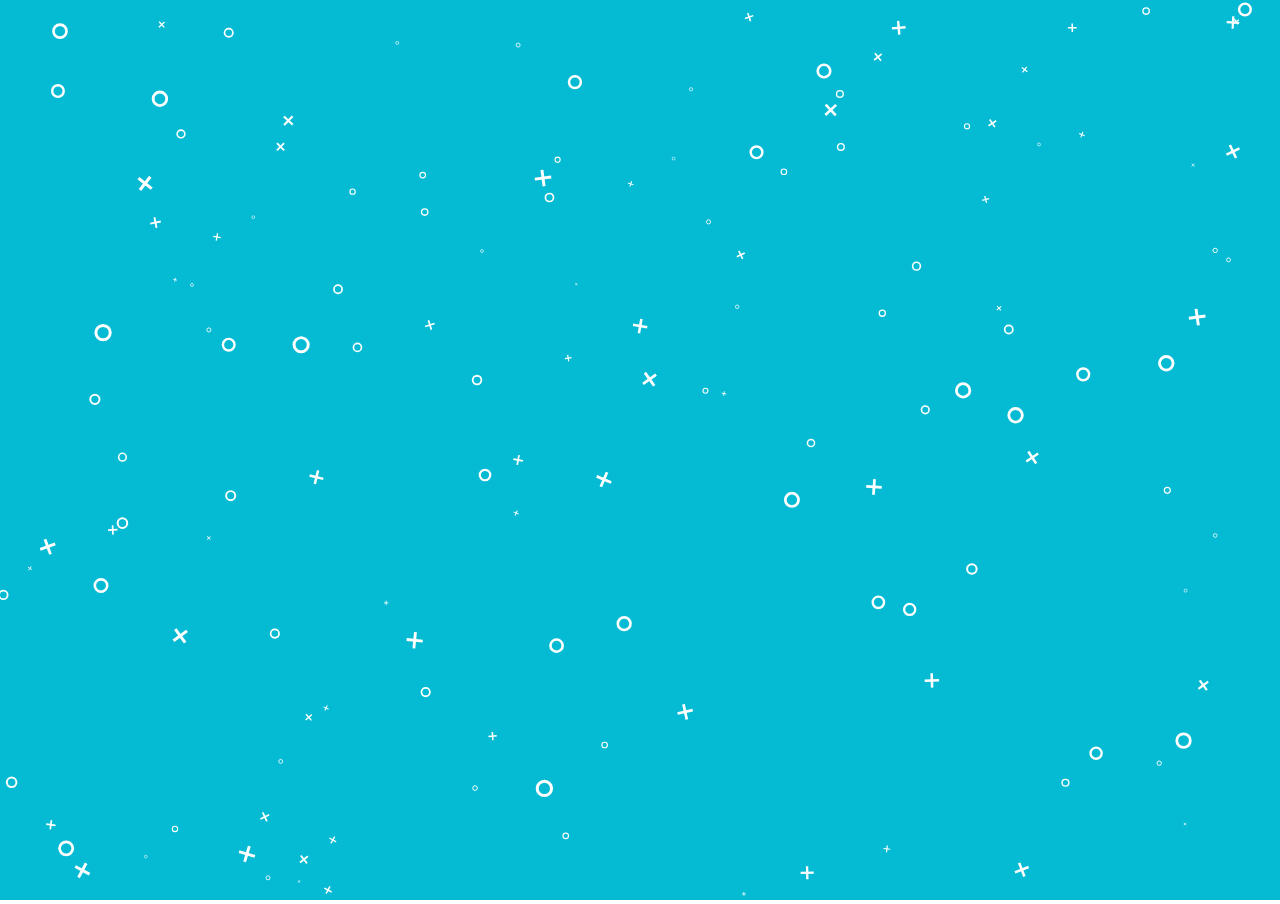
<file: canvas-wave/index.html>
<!DOCTYPE html>
<html>

<head>
    <meta charset="utf-8" />
    <meta http-equiv="X-UA-Compatible" content="IE=edge">
    <title>canvas wave</title>
    <meta name="viewport" content="width=device-width, initial-scale=1">
    <style>
        html,body {
            margin: 0;
            padding: 0;
            width: 100%;
            height: 100%;
            overflow: hidden;
        }
        #canvas {
            width: 100%;
            height: 100%;
            background: #04BBD3;
        }
    </style>
</head>

<body>
    <canvas id="canvas"></canvas>

    <script src="./index.js"></script>
</body>

</html>
</file>
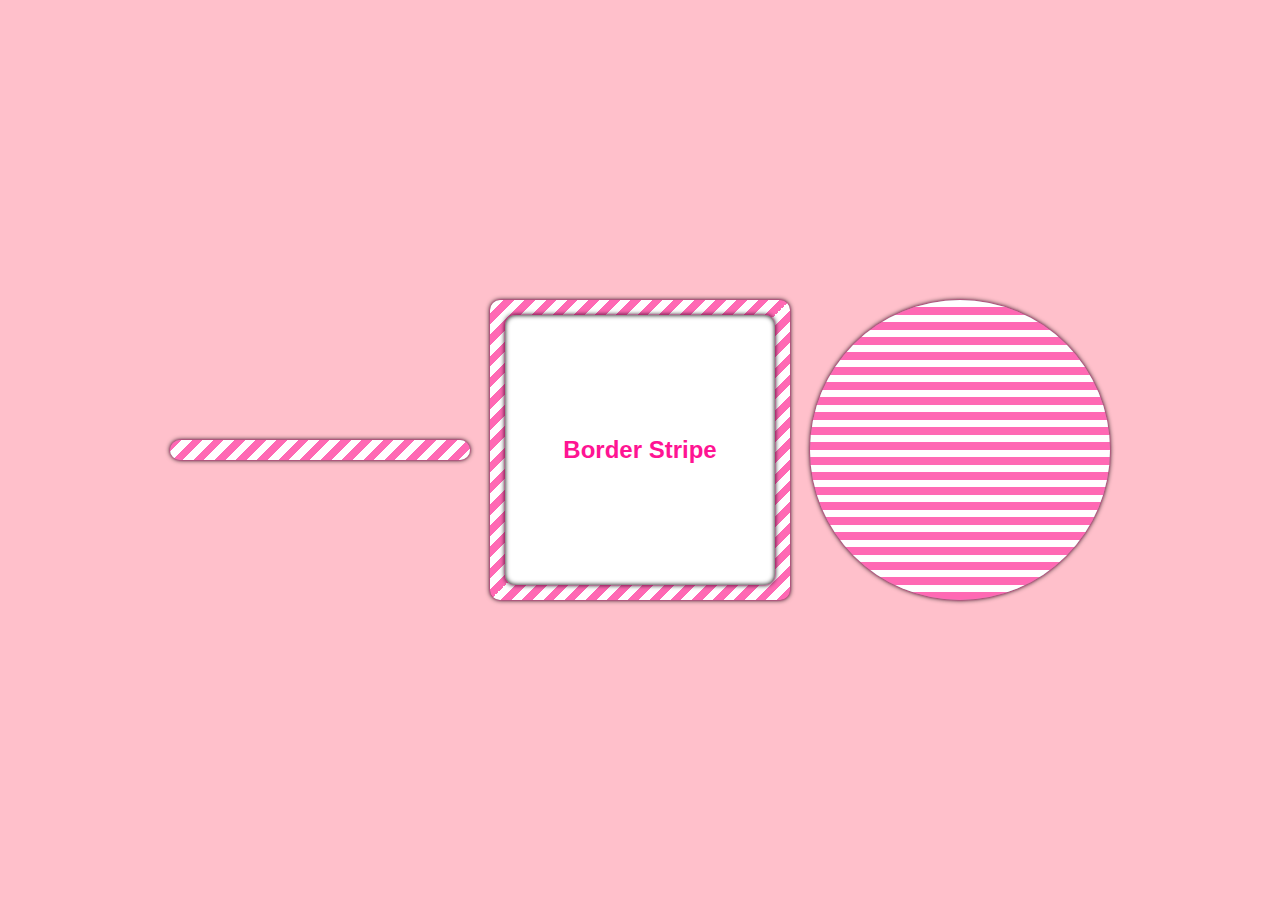
<file: css-border-stripe/index.html>
<!DOCTYPE html>
<html>

<head>
    <meta charset="utf-8" />
    <meta http-equiv="X-UA-Compatible" content="IE=edge">
    <title>Border Stripe</title>
    <meta name="viewport" content="width=device-width, initial-scale=1">
    <link rel="stylesheet" href="./main.css" />
</head>

<body>
    <div class="progress"></div>

    <div class="box">
        <div class="content">
            <h2>Border Stripe</h2>
        </div>
    </div>

    <div class="ball"></div>
</body>

</html>
</file>
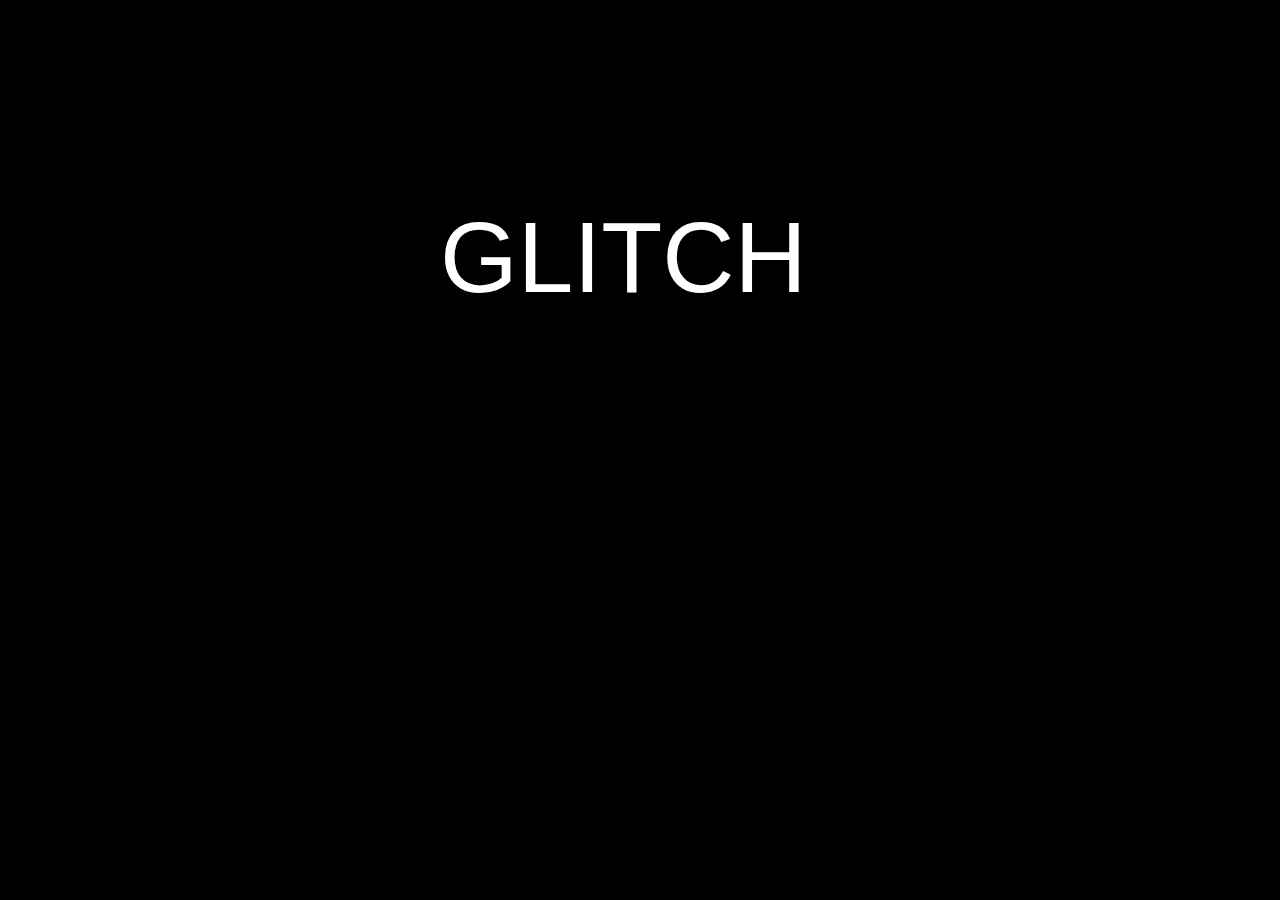
<file: css-glitched-text/index.html>
<!DOCTYPE html>
<html lang="en">

<head>
    <meta charset="UTF-8">
    <meta name="viewport" content="width=device-width, initial-scale=1.0">
    <meta http-equiv="X-UA-Compatible" content="ie=edge">
    <title>CSS GLITCH TEXT</title>
    <link rel="stylesheet" href="./index.css">
</head>

<body>
    <div class="glitch" data-text="GLITCH">GLITCH</div>
</body>

</html>
</file>
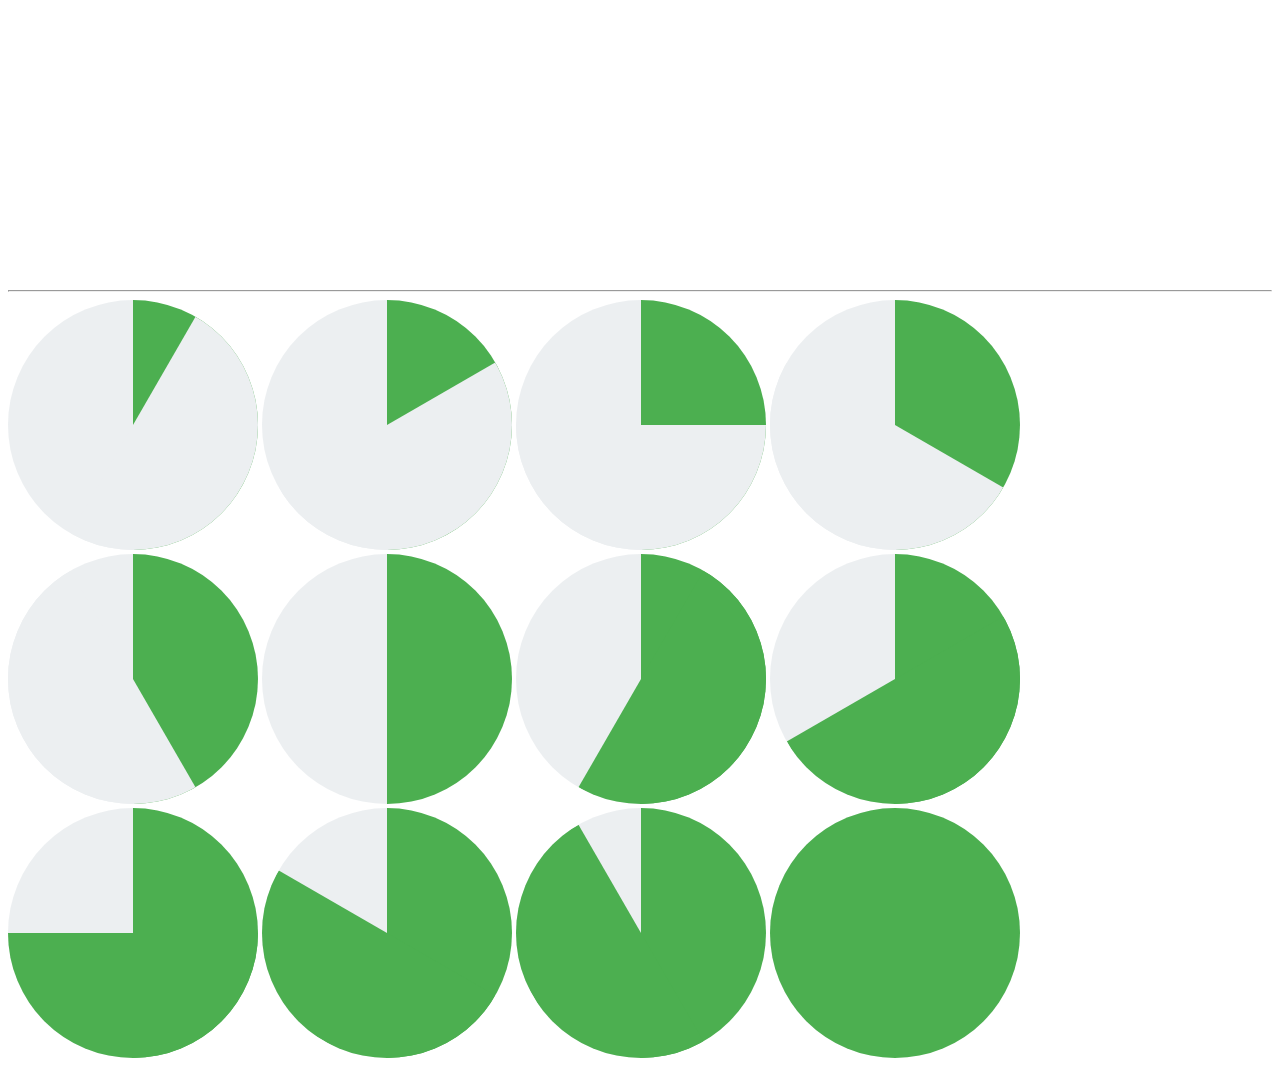
<file: css-pie/index.html>
<!DOCTYPE html>
<html>

<head>
    <meta charset="utf-8" />
    <meta http-equiv="X-UA-Compatible" content="IE=edge">
    <title>CSS Pie</title>
    <meta name="viewport" content="width=device-width, initial-scale=1">
    <link rel="stylesheet" type="text/css" media="screen" href="./index.css" />
</head>

<body>
    <div class="box">
        <i class="pie"></i>
    </div>

    <div class="box box2">
        <i class="pie"></i>
    </div>

    <div class="box box3">
        <i class="pie"></i>
    </div>

    <hr />

    <div class='bullet -p1'></div>
    <div class='bullet -p2'></div>
    <div class='bullet -p3'></div>
    <div class='bullet -p4'></div>
    <div class='bullet -p5'></div>
    <div class='bullet -p6'></div>
    <div class='bullet -p7'></div>
    <div class='bullet -p8'></div>
    <div class='bullet -p9'></div>
    <div class='bullet -p10'></div>
    <div class='bullet -p11'></div>
    <div class='bullet -p12'></div>
</body>

</html>
</file>
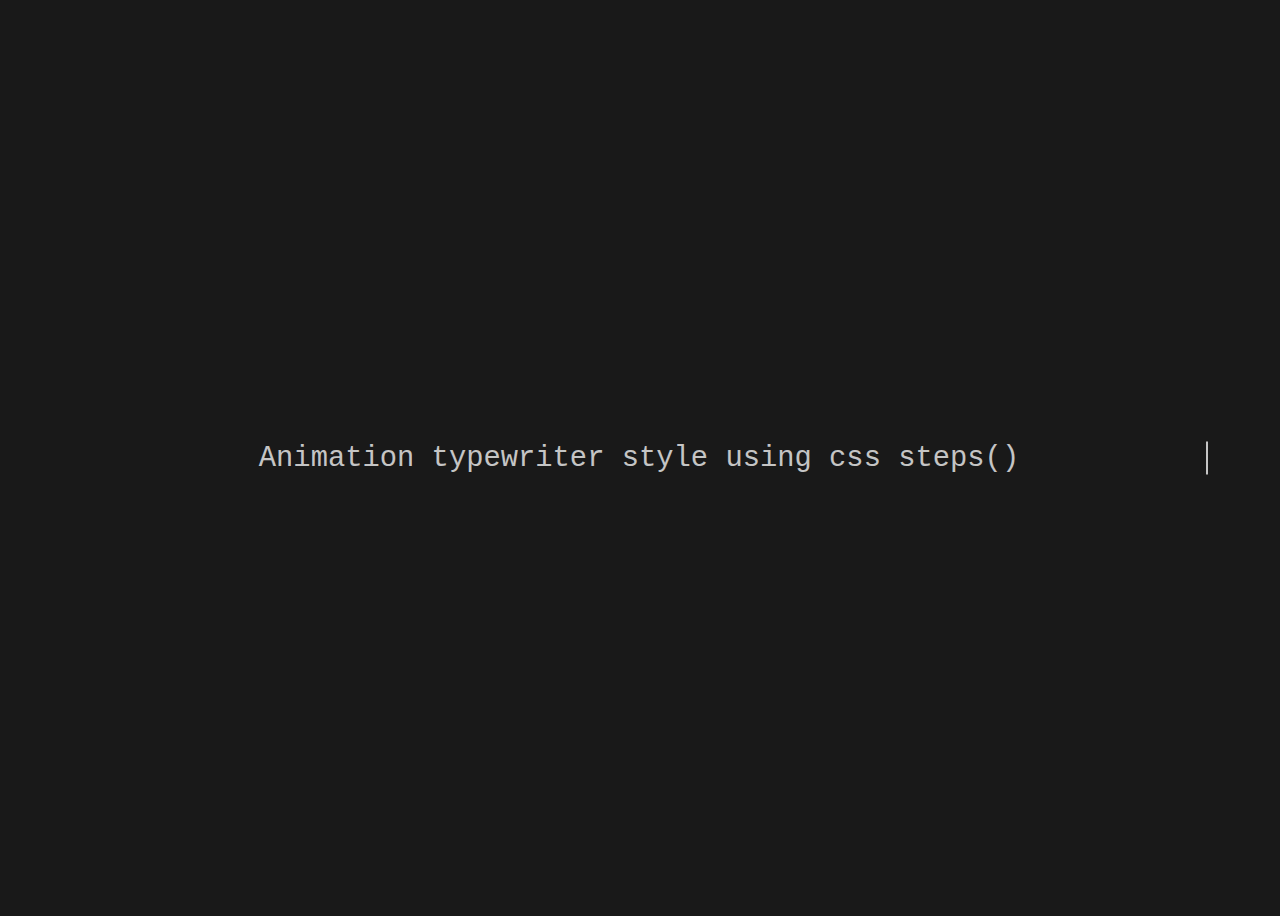
<file: css-typewriter/index.html>
<!DOCTYPE html>
<html>

<head>
    <meta charset="utf-8" />
    <meta http-equiv="X-UA-Compatible" content="IE=edge">
    <title>CSS Typewriter</title>
    <meta name="viewport" content="width=device-width, initial-scale=1">
    <link rel="stylesheet" type="text/css" media="screen" href="./index.css" />
</head>

<body>
    <p class="line-1 anim-typewriter">Animation typewriter style using css steps()</p>
</body>

</html>
</file>
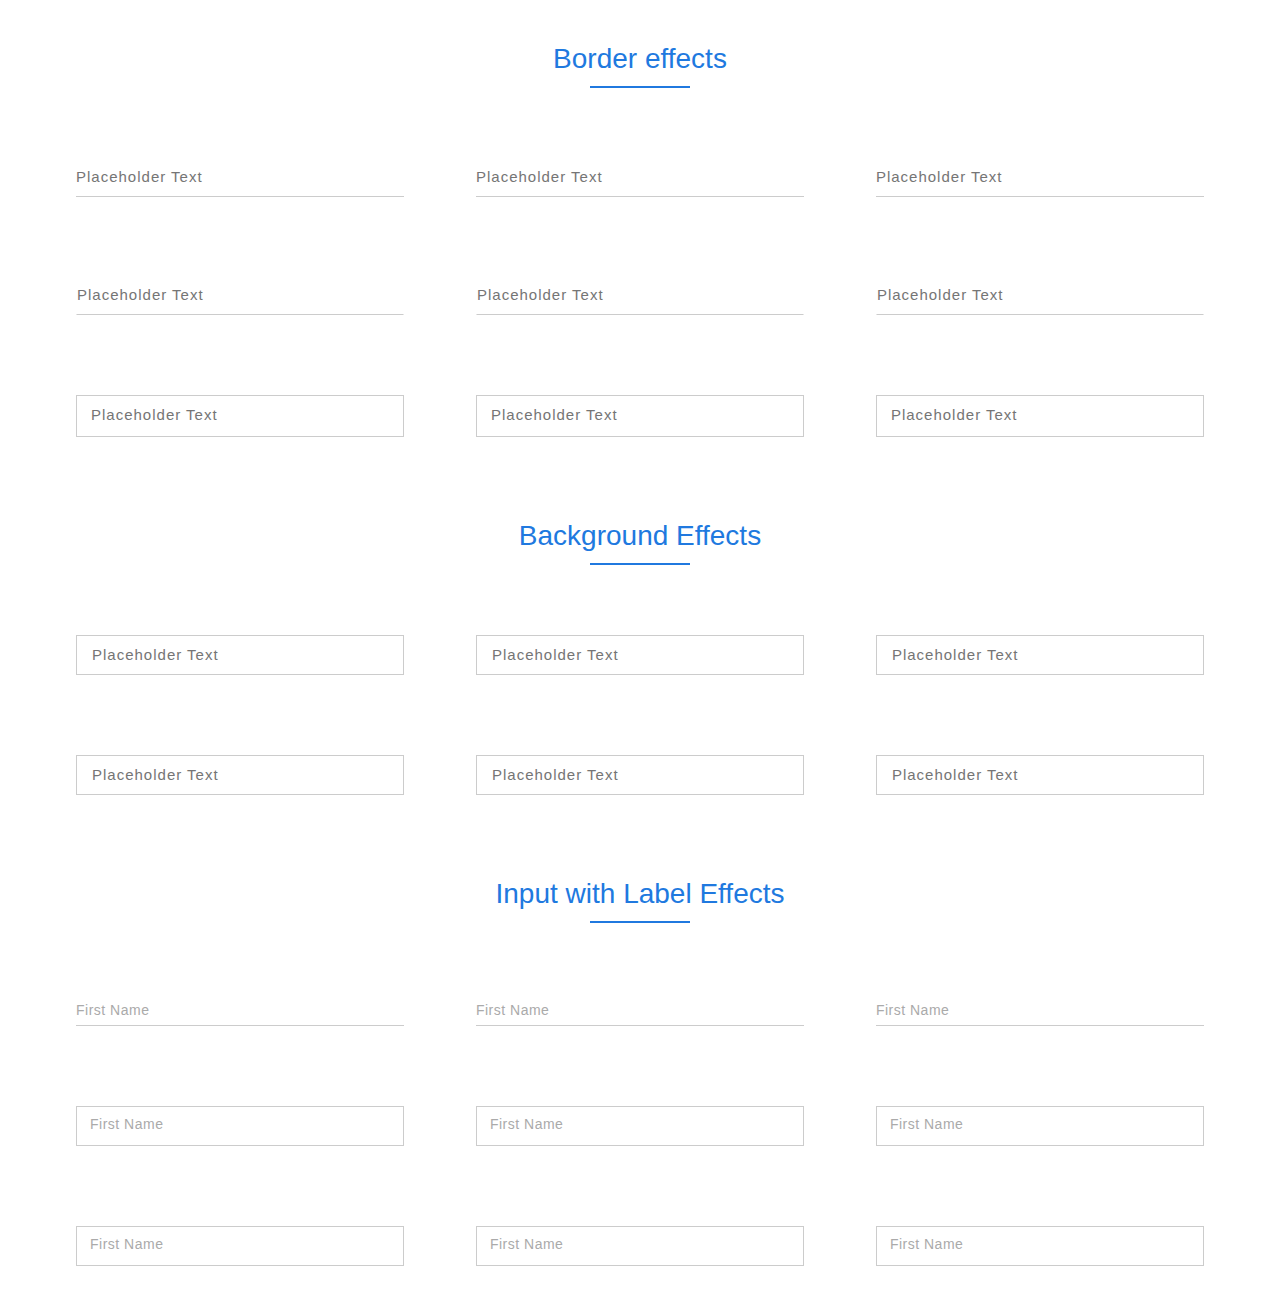
<file: input-effects/index.html>
<!DOCTYPE html>
<html lang="en">

<head>
    <meta charset="UTF-8">
    <meta name="viewport" content="width=device-width, initial-scale=1.0">
    <meta http-equiv="X-UA-Compatible" content="ie=edge">
    <title>Input Effects</title>
    <link rel="stylesheet" href="index.css">
</head>

<body>
    <section class="container">
        <h2>Border effects</h2>
        <div class="col-3">
            <input class="effect-1" type="text" placeholder="Placeholder Text">
            <span class="focus-border"></span>
        </div>
        <div class="col-3">
            <input class="effect-2" type="text" placeholder="Placeholder Text">
            <span class="focus-border"></span>
        </div>
        <div class="col-3">
            <input class="effect-3" type="text" placeholder="Placeholder Text">
            <span class="focus-border"></span>
        </div>

        <div class="col-3">
            <input class="effect-4" type="text" placeholder="Placeholder Text">
            <span class="focus-border"></span>
        </div>
        <div class="col-3">
            <input class="effect-5" type="text" placeholder="Placeholder Text">
            <span class="focus-border"></span>
        </div>
        <div class="col-3">
            <input class="effect-6" type="text" placeholder="Placeholder Text">
            <span class="focus-border"></span>
        </div>

        <div class="col-3">
            <input class="effect-7" type="text" placeholder="Placeholder Text">
            <span class="focus-border">
                <i></i>
            </span>
        </div>
        <div class="col-3">
            <input class="effect-8" type="text" placeholder="Placeholder Text">
            <span class="focus-border">
                <i></i>
            </span>
        </div>
        <div class="col-3">
            <input class="effect-9" type="text" placeholder="Placeholder Text">
            <span class="focus-border">
                <i></i>
            </span>
        </div>

        <h2>Background Effects</h2>
        <div class="col-3">
            <input class="effect-10" type="text" placeholder="Placeholder Text">
            <span class="focus-bg"></span>
        </div>
        <div class="col-3">
            <input class="effect-11" type="text" placeholder="Placeholder Text">
            <span class="focus-bg"></span>
        </div>
        <div class="col-3">
            <input class="effect-12" type="text" placeholder="Placeholder Text">
            <span class="focus-bg"></span>
        </div>
        <div class="col-3">
            <input class="effect-13" type="text" placeholder="Placeholder Text">
            <span class="focus-bg"></span>
        </div>
        <div class="col-3">
            <input class="effect-14" type="text" placeholder="Placeholder Text">
            <span class="focus-bg"></span>
        </div>
        <div class="col-3">
            <input class="effect-15" type="text" placeholder="Placeholder Text">
            <span class="focus-bg"></span>
        </div>

        <h2>Input with Label Effects</h2>
        <div class="col-3 input-effect">
            <input class="effect-16" type="text" placeholder="">
            <label>First Name</label>
            <span class="focus-border"></span>
        </div>
        <div class="col-3 input-effect">
            <input class="effect-17" type="text" placeholder="">
            <label>First Name</label>
            <span class="focus-border"></span>
        </div>
        <div class="col-3 input-effect">
            <input class="effect-18" type="text" placeholder="">
            <label>First Name</label>
            <span class="focus-border"></span>
        </div>

        <div class="col-3 input-effect">
            <input class="effect-19" type="text" placeholder="">
            <label>First Name</label>
            <span class="focus-border">
                <i></i>
            </span>
        </div>
        <div class="col-3 input-effect">
            <input class="effect-20" type="text" placeholder="">
            <label>First Name</label>
            <span class="focus-border">
                <i></i>
            </span>
        </div>
        <div class="col-3 input-effect">
            <input class="effect-21" type="text" placeholder="">
            <label>First Name</label>
            <span class="focus-border">
                <i></i>
            </span>
        </div>

        <div class="col-3 input-effect">
            <input class="effect-22" type="text" placeholder="">
            <label>First Name</label>
            <span class="focus-bg"></span>
        </div>
        <div class="col-3 input-effect">
            <input class="effect-23" type="text" placeholder="">
            <label>First Name</label>
            <span class="focus-bg"></span>
        </div>
        <div class="col-3 input-effect">
            <input class="effect-24" type="text" placeholder="">
            <label>First Name</label>
            <span class="focus-bg"></span>
        </div>
    </section>

    <script src="./index.js"></script>
</body>

</html>
</file>
<file: css-border-stripe/main.css>
html,
body,
.box .content {
	height: 100%;
	display: flex;
	align-items: center;
	justify-content: center;
	background-color: pink;
}

.box {
	width: 300px;
	height: 300px;
	box-sizing: border-box;
	padding: 15px;
	position: relative;
	overflow: hidden;
}

.box::before {
	content: '';
	position: absolute;
	width: 150%;
	height: 150%;
	background: repeating-linear-gradient(
			white 0%,
			white 7.5px,
			hotpink 7.5px,
			hotpink 15px,
			white 15px,
			white 22.5px,
			hotpink 22.5px,
			hotpink 30px);
	transform: translateX(-20%) translateY(-20%) rotate(-45deg);
	animation: animate 20s linear infinite;
}

.box .content {
	position: relative;
	background-color: white;
	flex-direction: column;
	box-sizing: border-box;
	padding: 30px;
	text-align: center;
	font-family: sans-serif;
	z-index: 2;
}

.box,
.box .content {
	box-shadow: 0 0 2px deeppink,
				0 0 5px rgba(0, 0, 0, 1),
				inset 0 0 5px rgba(0, 0, 0, 1);
	border-radius: 10px;
}

.box .content h2 {
	color: deeppink;
}

@keyframes animate {
	from {
		background-position: 0;
	}

	to {
		background-position: 0 450px;
	}
}

.progress {
	width: 300px;
	height: 20px;
	background: #fff;
	margin: 0 20px;
	border-radius: 20px;
	box-shadow: 0 0 2px deeppink,
	0 0 5px rgba(0, 0, 0, 1),
	inset 0 0 5px rgba(0, 0, 0, 1);
	position: relative;
	overflow: hidden;
	box-sizing: border-box;
}

.progress::before {
	content: '';
	position: absolute;
	width: 75%;
	height: 300px;
	left: 50%;
	top: 50%;
	background: repeating-linear-gradient(
		white 0%,
		white 7.5px,
		hotpink 7.5px,
		hotpink 15px,
		white 15px,
		white 22.5px,
		hotpink 22.5px,
		hotpink 30px);
	transform: translate(-50%,-50%) rotate(-45deg);
	animation: animate 20s linear infinite;
}

.ball {
	width: 300px;
	height: 300px;
	background: #fff;
	margin: 0 20px;
	border-radius: 100%;
	box-shadow: 0 0 2px deeppink,
	0 0 5px rgba(0, 0, 0, 1),
	inset 0 0 5px rgba(0, 0, 0, 1);
	position: relative;
	overflow: hidden;
	box-sizing: border-box;
}
.ball::before {
	content: '';
	position: absolute;
	width: 100%;
	height: 100%;
	background: repeating-linear-gradient(
		white 0%,
		white 7.5px,
		hotpink 7.5px,
		hotpink 15px,
		white 15px,
		white 22.5px,
		hotpink 22.5px,
		hotpink 30px);
	animation: animate 20s linear infinite;
}
</file>
<file: css-glitched-text/index.css>
body {
    background: black;
    font-family: "Varela", sans-serif;
}

.glitch {
    color: white;
    font-size: 100px;
    position: relative;
    width: 400px;
    margin: 200px auto;
}

@keyframes noise-anim {
    0% {
        clip: rect(6px, 9999px, 76px, 0);
    }

    5% {
        clip: rect(5px, 9999px, 58px, 0);
    }

    10% {
        clip: rect(29px, 9999px, 93px, 0);
    }

    15% {
        clip: rect(37px, 9999px, 26px, 0);
    }

    20% {
        clip: rect(6px, 9999px, 37px, 0);
    }

    25% {
        clip: rect(93px, 9999px, 51px, 0);
    }

    30% {
        clip: rect(89px, 9999px, 31px, 0);
    }

    35% {
        clip: rect(8px, 9999px, 77px, 0);
    }

    40% {
        clip: rect(55px, 9999px, 93px, 0);
    }

    45% {
        clip: rect(63px, 9999px, 27px, 0);
    }

    50% {
        clip: rect(50px, 9999px, 62px, 0);
    }

    55% {
        clip: rect(5px, 9999px, 41px, 0);
    }

    60% {
        clip: rect(56px, 9999px, 91px, 0);
    }

    65% {
        clip: rect(73px, 9999px, 61px, 0);
    }

    70% {
        clip: rect(43px, 9999px, 41px, 0);
    }

    75% {
        clip: rect(39px, 9999px, 64px, 0);
    }

    80% {
        clip: rect(32px, 9999px, 21px, 0);
    }

    85% {
        clip: rect(43px, 9999px, 69px, 0);
    }

    90% {
        clip: rect(20px, 9999px, 93px, 0);
    }

    95% {
        clip: rect(13px, 9999px, 62px, 0);
    }

    100% {
        clip: rect(36px, 9999px, 81px, 0);
    }
}

.glitch:after {
    content: attr(data-text);
    position: absolute;
    left: 1px;
    text-shadow: -1px 0 red;
    top: 0;
    clip: rect(0, 900px, 0, 0);
    animation: noise-anim 2s infinite linear alternate-reverse;
}

@keyframes noise-anim-2 {
    0% {
        clip: rect(24px, 9999px, 49px, 0);
    }

    5% {
        clip: rect(78px, 9999px, 25px, 0);
    }

    10% {
        clip: rect(95px, 9999px, 92px, 0);
    }

    15% {
        clip: rect(4px, 9999px, 63px, 0);
    }

    20% {
        clip: rect(40px, 9999px, 34px, 0);
    }

    25% {
        clip: rect(3px, 9999px, 38px, 0);
    }

    30% {
        clip: rect(20px, 9999px, 87px, 0);
    }

    35% {
        clip: rect(5px, 9999px, 83px, 0);
    }

    40% {
        clip: rect(72px, 9999px, 49px, 0);
    }

    45% {
        clip: rect(64px, 9999px, 48px, 0);
    }

    50% {
        clip: rect(82px, 9999px, 78px, 0);
    }

    55% {
        clip: rect(26px, 9999px, 61px, 0);
    }

    60% {
        clip: rect(4px, 9999px, 61px, 0);
    }

    65% {
        clip: rect(53px, 9999px, 62px, 0);
    }

    70% {
        clip: rect(84px, 9999px, 11px, 0);
    }

    75% {
        clip: rect(31px, 9999px, 74px, 0);
    }

    80% {
        clip: rect(1px, 9999px, 26px, 0);
    }

    85% {
        clip: rect(77px, 9999px, 24px, 0);
    }

    90% {
        clip: rect(29px, 9999px, 88px, 0);
    }

    95% {
        clip: rect(73px, 9999px, 95px, 0);
    }

    100% {
        clip: rect(96px, 9999px, 2px, 0);
    }
}

.glitch:before {
    content: attr(data-text);
    position: absolute;
    left: -1px;
    text-shadow: 1px 0 blue;
    top: 0;
    clip: rect(0, 900px, 0, 0);
    animation: noise-anim-2 3s infinite linear alternate-reverse;
}
</file>
<file: css-pie/index.css>
@keyframes rota {
    0% { transform: rotate(0deg); }
    100% { transform: rotate(360deg); }
}

@keyframes opa {
    0% { opacity: 1; }
    50%,100% { opacity: 0; }
}

.box {
    width: 250px;
    height: 250px;
    position: relative;
    background: #fff;
    margin: 10px;
    display: inline-block;
}

.box::before {
    content: '';
    width: 50%;
    height: 100%;
    position: absolute;
    background: inherit;
    opacity: 1;
    z-index: 300;
    animation: opa 4s steps(1, end) infinite;
}

.box::after {
    content: '';
    width: 50%;
    height: 100%;
    transform-origin: 100% 50%;
    position: absolute;
    background: #08C;
    border-radius: 0 100% 100% 0 / 0 50% 50% 0;
    left: 50%;
    opacity: 0;
    z-index: 100;
    animation: opa 4s steps(1, end) infinite reverse;
}

.pie {
    width: 50%;
    height: 100%;
    transform-origin: 100% 50%;
    position: absolute;
    background: #08C;
    border-radius: 100% 0 0 100% / 50% 0 0 50%;
    z-index: 200;
    animation: rota 4s linear infinite;
}

.box2::before, .box2::after, .box2 .pie {
    animation-play-state: paused;
}
.box2 .pie {
    animation-delay: -1s;
}
.box3::before, .box3::after, .box3 .pie {
    animation-play-state: paused;
}
.box3 .pie {
    animation-delay: -2s;
}



.bullet {
    display: inline-block;
    width: 250px;
    height: 250px;
    border-radius: 50%;
    background: linear-gradient(to right, #ECEFF1 50%, #4CAF50 50%);
    overflow: hidden;
    position: relative;
  }

  .bullet::before {
    content: '';
    display: block;
    width: 50%;
    height: 100%;
    background: #ECEFF1;
    position: absolute;
    top: 0%;
    left: 50%;
    transform-origin: 0 50%;
  }

.bullet.-p7::before,
.bullet.-p8::before,
.bullet.-p9::before,
.bullet.-p10::before,
.bullet.-p11::before,
.bullet.-p12::before {
  background: #4CAF50;
}

.bullet.-p1::before { transform: rotate(30deg); }
.bullet.-p2::before { transform: rotate(60deg); }
.bullet.-p3::before { transform: rotate(90deg); }
.bullet.-p4::before { transform: rotate(120deg); }
.bullet.-p5::before { transform: rotate(150deg); }
.bullet.-p6::before { display: none; }
.bullet.-p7::before { transform: rotate(30deg); }
.bullet.-p8::before { transform: rotate(60deg); }
.bullet.-p9::before { transform: rotate(90deg); }
.bullet.-p10::before { transform: rotate(120deg); }
.bullet.-p11::before { transform: rotate(150deg); }
.bullet.-p12::before { transform: rotate(180deg); }
</file>
<file: css-typewriter/index.css>
html {
    min-height: 100%;
    overflow: hidden;
}

body {
    height: calc(100vh - 8em);
    padding: 4em;
    color: rgba(255, 255, 255, .75);
    font-family: 'Anonymous Pro', monospace;
    background-color: rgb(25, 25, 25);
}

.line-1 {
    position: relative;
    top: 50%;
    margin: 0 auto;
    border-right: 2px solid rgba(255, 255, 255, .75);
    font-size: 180%;
    text-align: center;
    white-space: nowrap;
    overflow: hidden;
    transform: translateY(-50%);
}

/* Animation */
.anim-typewriter {
    animation: typewriter 3s steps(40) 1s both,
        blinkTextCursor .8s infinite;
}

@keyframes typewriter {
    from {
        width: 0;
    }

    to {
        width: 27em;
    }
}

@keyframes blinkTextCursor {
    from {
        border-right-color: rgba(255, 255, 255, .75);
    }

    to {
        border-right-color: transparent;
    }
}
</file>
<file: input-effects/index.css>
/*= Reset CSS
============= */
* {
    box-sizing: border-box;
}

html,
body {
    margin: 0;
    padding: 0;
}

body {
    font: 14px "Lato", Arial, sans-serif;
    min-width: 100%;
    min-height: 100%;
    color: #ccc;
}

.container {
    margin: 0 auto;
    max-width: 1200px;
    overflow: hidden;
}

h2 {
    text-align: center;
    color: #2079df;
    font-size: 28px;
    float: left;
    width: 100%;
    margin: 30px 0;
    position: relative;
    line-height: 58px;
    font-weight: 400;
}

h2:before {
    content: "";
    position: absolute;
    left: 50%;
    bottom: 0;
    width: 100px;
    height: 2px;
    background-color: #2079df;
    margin-left: -50px;
}

/*= Reset CSS End
================= */
/*= input focus effects css
=========================== */
:focus {
    outline: none;
}

.col-3 {
    float: left;
    width: 27.33%;
    margin: 40px 3%;
    position: relative;
}

/* necessary to give position: relative to parent. */
input[type="text"] {
    font: 15px/24px "Lato", Arial, sans-serif;
    color: #333;
    width: 100%;
    box-sizing: border-box;
    letter-spacing: 1px;
}

.effect-1,
.effect-2,
.effect-3 {
    border: 0;
    padding: 7px 0;
    border-bottom: 1px solid #ccc;
}

.effect-1~.focus-border {
    position: absolute;
    bottom: 0;
    left: 0;
    width: 0;
    height: 2px;
    background-color: #3399FF;
    transition: 0.4s;
}

.effect-1:focus~.focus-border {
    width: 100%;
    transition: 0.4s;
}

.effect-2~.focus-border {
    position: absolute;
    bottom: 0;
    left: 50%;
    width: 0;
    height: 2px;
    background-color: #3399FF;
    transition: 0.4s;
}

.effect-2:focus~.focus-border {
    width: 100%;
    transition: 0.4s;
    left: 0;
}

.effect-3~.focus-border {
    position: absolute;
    bottom: 0;
    left: 0;
    width: 100%;
    height: 2px;
    z-index: 99;
}

.effect-3~.focus-border:before,
.effect-3~.focus-border:after {
    content: "";
    position: absolute;
    bottom: 0;
    left: 0;
    width: 0;
    height: 100%;
    background-color: #3399FF;
    transition: 0.4s;
}

.effect-3~.focus-border:after {
    left: auto;
    right: 0;
}

.effect-3:focus~.focus-border:before,
.effect-3:focus~.focus-border:after {
    width: 50%;
    transition: 0.4s;
}

.effect-4,
.effect-5,
.effect-6 {
    border: 0;
    padding: 5px 0 7px;
    border: 1px solid transparent;
    border-bottom-color: #ccc;
    transition: 0.4s;
}

.effect-4:focus,
.effect-5:focus,
.effect-6:focus {
    padding: 5px 14px 7px;
    transition: 0.4s;
}

.effect-4~.focus-border {
    position: absolute;
    height: 0;
    bottom: 0;
    left: 0;
    width: 100%;
    transition: 0.4s;
    z-index: -1;
}

.effect-4:focus~.focus-border {
    transition: 0.4s;
    height: 36px;
    border: 2px solid #3399FF;
    z-index: 1;
}

.effect-5~.focus-border {
    position: absolute;
    height: 36px;
    bottom: 0;
    left: 0;
    width: 0;
    transition: 0.4s;
}

.effect-5:focus~.focus-border {
    width: 100%;
    transition: 0.4s;
    border: 2px solid #3399FF;
}

.effect-6~.focus-border {
    position: absolute;
    height: 36px;
    bottom: 0;
    right: 0;
    width: 0;
    transition: 0.4s;
}

.effect-6:focus~.focus-border {
    width: 100%;
    transition: 0.4s;
    border: 2px solid #3399FF;
}

.effect-7,
.effect-8,
.effect-9 {
    border: 1px solid #ccc;
    padding: 7px 14px 9px;
    transition: 0.4s;
}

.effect-7~.focus-border:before,
.effect-7~.focus-border:after {
    content: "";
    position: absolute;
    top: 0;
    left: 50%;
    width: 0;
    height: 2px;
    background-color: #3399FF;
    transition: 0.4s;
}

.effect-7~.focus-border:after {
    top: auto;
    bottom: 0;
}

.effect-7~.focus-border i:before,
.effect-7~.focus-border i:after {
    content: "";
    position: absolute;
    top: 50%;
    left: 0;
    width: 2px;
    height: 0;
    background-color: #3399FF;
    transition: 0.6s;
}

.effect-7~.focus-border i:after {
    left: auto;
    right: 0;
}

.effect-7:focus~.focus-border:before,
.effect-7:focus~.focus-border:after {
    left: 0;
    width: 100%;
    transition: 0.4s;
}

.effect-7:focus~.focus-border i:before,
.effect-7:focus~.focus-border i:after {
    top: 0;
    height: 100%;
    transition: 0.6s;
}

.effect-8~.focus-border:before,
.effect-8~.focus-border:after {
    content: "";
    position: absolute;
    top: 0;
    left: 0;
    width: 0;
    height: 2px;
    background-color: #3399FF;
    transition: 0.3s;
}

.effect-8~.focus-border:after {
    top: auto;
    bottom: 0;
    left: auto;
    right: 0;
}

.effect-8~.focus-border i:before,
.effect-8~.focus-border i:after {
    content: "";
    position: absolute;
    top: 0;
    left: 0;
    width: 2px;
    height: 0;
    background-color: #3399FF;
    transition: 0.4s;
}

.effect-8~.focus-border i:after {
    left: auto;
    right: 0;
    top: auto;
    bottom: 0;
}

.effect-8:focus~.focus-border:before,
.effect-8:focus~.focus-border:after {
    width: 100%;
    transition: 0.3s;
}

.effect-8:focus~.focus-border i:before,
.effect-8:focus~.focus-border i:after {
    height: 100%;
    transition: 0.4s;
}

.effect-9~.focus-border:before,
.effect-9~.focus-border:after {
    content: "";
    position: absolute;
    top: 0;
    right: 0;
    width: 0;
    height: 2px;
    background-color: #3399FF;
    transition: 0.2s;
    transition-delay: 0.2s;
}

.effect-9~.focus-border:after {
    top: auto;
    bottom: 0;
    right: auto;
    left: 0;
    transition-delay: 0.6s;
}

.effect-9~.focus-border i:before,
.effect-9~.focus-border i:after {
    content: "";
    position: absolute;
    top: 0;
    left: 0;
    width: 2px;
    height: 0;
    background-color: #3399FF;
    transition: 0.2s;
}

.effect-9~.focus-border i:after {
    left: auto;
    right: 0;
    top: auto;
    bottom: 0;
    transition-delay: 0.4s;
}

.effect-9:focus~.focus-border:before,
.effect-9:focus~.focus-border:after {
    width: 100%;
    transition: 0.2s;
    transition-delay: 0.6s;
}

.effect-9:focus~.focus-border:after {
    transition-delay: 0.2s;
}

.effect-9:focus~.focus-border i:before,
.effect-9:focus~.focus-border i:after {
    height: 100%;
    transition: 0.2s;
}

.effect-9:focus~.focus-border i:after {
    transition-delay: 0.4s;
}

.effect-10,
.effect-11,
.effect-12,
.effect-13,
.effect-14,
.effect-15 {
    border: 0;
    padding: 7px 15px;
    border: 1px solid #ccc;
    position: relative;
    background: transparent;
}

.effect-10~.focus-bg {
    position: absolute;
    left: 0;
    top: 0;
    width: 100%;
    height: 100%;
    background-color: #ededed;
    opacity: 0;
    transition: 0.5s;
    z-index: -1;
}

.effect-10:focus~.focus-bg {
    transition: 0.5s;
    opacity: 1;
}

.effect-11~.focus-bg {
    position: absolute;
    left: 0;
    top: 0;
    width: 0;
    height: 100%;
    background-color: #ededed;
    transition: 0.3s;
    z-index: -1;
}

.effect-11:focus~.focus-bg {
    transition: 0.3s;
    width: 100%;
}

.effect-12~.focus-bg {
    position: absolute;
    left: 50%;
    top: 0;
    width: 0;
    height: 100%;
    background-color: #ededed;
    transition: 0.3s;
    z-index: -1;
}

.effect-12:focus~.focus-bg {
    transition: 0.3s;
    width: 100%;
    left: 0;
}

.effect-13~.focus-bg:before,
.effect-13~.focus-bg:after {
    content: "";
    position: absolute;
    left: 0;
    top: 0;
    width: 0;
    height: 100%;
    background-color: #ededed;
    transition: 0.3s;
    z-index: -1;
}

.effect-13:focus~.focus-bg:before {
    transition: 0.3s;
    width: 50%;
}

.effect-13~.focus-bg:after {
    left: auto;
    right: 0;
}

.effect-13:focus~.focus-bg:after {
    transition: 0.3s;
    width: 50%;
}

.effect-14~.focus-bg:before,
.effect-14~.focus-bg:after {
    content: "";
    position: absolute;
    left: 0;
    top: 0;
    width: 0;
    height: 0;
    background-color: #ededed;
    transition: 0.3s;
    z-index: -1;
}

.effect-14:focus~.focus-bg:before {
    transition: 0.3s;
    width: 50%;
    height: 100%;
}

.effect-14~.focus-bg:after {
    left: auto;
    right: 0;
    top: auto;
    bottom: 0;
}

.effect-14:focus~.focus-bg:after {
    transition: 0.3s;
    width: 50%;
    height: 100%;
}

.effect-15~.focus-bg:before,
.effect-15~.focus-bg:after {
    content: "";
    position: absolute;
    left: 50%;
    top: 50%;
    width: 0;
    height: 0;
    background-color: #ededed;
    transition: 0.3s;
    z-index: -1;
}

.effect-15:focus~.focus-bg:before {
    transition: 0.3s;
    width: 50%;
    left: 0;
    top: 0;
    height: 100%;
}

.effect-15~.focus-bg:after {
    left: auto;
    right: 50%;
    top: auto;
    bottom: 50%;
}

.effect-15:focus~.focus-bg:after {
    transition: 0.3s;
    width: 50%;
    height: 100%;
    bottom: 0;
    right: 0;
}

.effect-16,
.effect-17,
.effect-18 {
    border: 0;
    padding: 4px 0;
    border-bottom: 1px solid #ccc;
    background-color: transparent;
}

.effect-16~.focus-border {
    position: absolute;
    bottom: 0;
    left: 0;
    width: 0;
    height: 2px;
    background-color: #3399FF;
    transition: 0.4s;
}

.effect-16:focus~.focus-border,
.has-content.effect-16~.focus-border {
    width: 100%;
    transition: 0.4s;
}

.effect-16~label {
    position: absolute;
    left: 0;
    width: 100%;
    top: 9px;
    color: #aaa;
    transition: 0.3s;
    z-index: -1;
    letter-spacing: 0.5px;
}

.effect-16:focus~label,
.has-content.effect-16~label {
    top: -16px;
    font-size: 12px;
    color: #3399FF;
    transition: 0.3s;
}

.effect-17~.focus-border {
    position: absolute;
    bottom: 0;
    left: 50%;
    width: 0;
    height: 2px;
    background-color: #3399FF;
    transition: 0.4s;
}

.effect-17:focus~.focus-border,
.has-content.effect-17~.focus-border {
    width: 100%;
    transition: 0.4s;
    left: 0;
}

.effect-17~label {
    position: absolute;
    left: 0;
    width: 100%;
    top: 9px;
    color: #aaa;
    transition: 0.3s;
    z-index: -1;
    letter-spacing: 0.5px;
}

.effect-17:focus~label,
.has-content.effect-17~label {
    top: -16px;
    font-size: 12px;
    color: #3399FF;
    transition: 0.3s;
}

.effect-18~.focus-border {
    position: absolute;
    bottom: 0;
    left: 0;
    width: 100%;
    height: 2px;
    z-index: 99;
}

.effect-18~.focus-border:before,
.effect-18~.focus-border:after {
    content: "";
    position: absolute;
    bottom: 0;
    left: 0;
    width: 0;
    height: 100%;
    background-color: #3399FF;
    transition: 0.4s;
}

.effect-18~.focus-border:after {
    left: auto;
    right: 0;
}

.effect-18:focus~.focus-border:before,
.effect-18:focus~.focus-border:after,
.has-content.effect-18~.focus-border:before,
.has-content.effect-18~.focus-border:after {
    width: 50%;
    transition: 0.4s;
}

.effect-18~label {
    position: absolute;
    left: 0;
    width: 100%;
    top: 9px;
    color: #aaa;
    transition: 0.3s;
    z-index: -1;
    letter-spacing: 0.5px;
}

.effect-18:focus~label,
.has-content.effect-18~label {
    top: -16px;
    font-size: 12px;
    color: #3399FF;
    transition: 0.3s;
}

.effect-19,
.effect-20,
.effect-21 {
    border: 1px solid #ccc;
    padding: 7px 14px;
    transition: 0.4s;
    background: transparent;
}

.effect-19~.focus-border:before,
.effect-19~.focus-border:after {
    content: "";
    position: absolute;
    top: -1px;
    left: 50%;
    width: 0;
    height: 2px;
    background-color: #3399FF;
    transition: 0.4s;
}

.effect-19~.focus-border:after {
    top: auto;
    bottom: 0;
}

.effect-19~.focus-border i:before,
.effect-19~.focus-border i:after {
    content: "";
    position: absolute;
    top: 50%;
    left: 0;
    width: 2px;
    height: 0;
    background-color: #3399FF;
    transition: 0.6s;
}

.effect-19~.focus-border i:after {
    left: auto;
    right: 0;
}

.effect-19:focus~.focus-border:before,
.effect-19:focus~.focus-border:after,
.has-content.effect-19~.focus-border:before,
.has-content.effect-19~.focus-border:after {
    left: 0;
    width: 100%;
    transition: 0.4s;
}

.effect-19:focus~.focus-border i:before,
.effect-19:focus~.focus-border i:after,
.has-content.effect-19~.focus-border i:before,
.has-content.effect-19~.focus-border i:after {
    top: -1px;
    height: 100%;
    transition: 0.6s;
}

.effect-19~label {
    position: absolute;
    left: 14px;
    width: 100%;
    top: 10px;
    color: #aaa;
    transition: 0.3s;
    z-index: -1;
    letter-spacing: 0.5px;
}

.effect-19:focus~label,
.has-content.effect-19~label {
    top: -18px;
    left: 0;
    font-size: 12px;
    color: #3399FF;
    transition: 0.3s;
}

.effect-20~.focus-border:before,
.effect-20~.focus-border:after {
    content: "";
    position: absolute;
    top: 0;
    left: 0;
    width: 0;
    height: 2px;
    background-color: #3399FF;
    transition: 0.3s;
}

.effect-20~.focus-border:after {
    top: auto;
    bottom: 0;
    left: auto;
    right: 0;
}

.effect-20~.focus-border i:before,
.effect-20~.focus-border i:after {
    content: "";
    position: absolute;
    top: 0;
    left: 0;
    width: 2px;
    height: 0;
    background-color: #3399FF;
    transition: 0.4s;
}

.effect-20~.focus-border i:after {
    left: auto;
    right: 0;
    top: auto;
    bottom: 0;
}

.effect-20:focus~.focus-border:before,
.effect-20:focus~.focus-border:after,
.has-content.effect-20~.focus-border:before,
.has-content.effect-20~.focus-border:after {
    width: 100%;
    transition: 0.3s;
}

.effect-20:focus~.focus-border i:before,
.effect-20:focus~.focus-border i:after,
.has-content.effect-20~.focus-border i:before,
.has-content.effect-20~.focus-border i:after {
    height: 100%;
    transition: 0.4s;
}

.effect-20~label {
    position: absolute;
    left: 14px;
    width: 100%;
    top: 10px;
    color: #aaa;
    transition: 0.3s;
    z-index: -1;
    letter-spacing: 0.5px;
}

.effect-20:focus~label,
.has-content.effect-20~label {
    top: -18px;
    left: 0;
    font-size: 12px;
    color: #3399FF;
    transition: 0.3s;
}

.effect-21~.focus-border:before,
.effect-21~.focus-border:after {
    content: "";
    position: absolute;
    top: 0;
    right: 0;
    width: 0;
    height: 2px;
    background-color: #3399FF;
    transition: 0.2s;
    transition-delay: 0.2s;
}

.effect-21~.focus-border:after {
    top: auto;
    bottom: 0;
    right: auto;
    left: 0;
    transition-delay: 0.6s;
}

.effect-21~.focus-border i:before,
.effect-21~.focus-border i:after {
    content: "";
    position: absolute;
    top: 0;
    left: 0;
    width: 2px;
    height: 0;
    background-color: #3399FF;
    transition: 0.2s;
}

.effect-21~.focus-border i:after {
    left: auto;
    right: 0;
    top: auto;
    bottom: 0;
    transition-delay: 0.4s;
}

.effect-21:focus~.focus-border:before,
.effect-21:focus~.focus-border:after,
.has-content.effect-21~.focus-border:before,
.has-content.effect-21~.focus-border:after {
    width: 100%;
    transition: 0.2s;
    transition-delay: 0.6s;
}

.effect-21:focus~.focus-border:after,
.has-content.effect-21~.focus-border:after {
    transition-delay: 0.2s;
}

.effect-21:focus~.focus-border i:before,
.effect-21:focus~.focus-border i:after,
.has-content.effect-21~.focus-border i:before,
.has-content.effect-21~.focus-border i:after {
    height: 100%;
    transition: 0.2s;
}

.effect-21:focus~.focus-border i:after,
.has-conten.effect-21~.focus-border i:after {
    transition-delay: 0.4s;
}

.effect-21~label {
    position: absolute;
    left: 14px;
    width: 100%;
    top: 10px;
    color: #aaa;
    transition: 0.3s;
    z-index: -1;
    letter-spacing: 0.5px;
}

.effect-21:focus~label,
.has-content.effect-21~label {
    top: -18px;
    left: 0;
    font-size: 12px;
    color: #3399FF;
    transition: 0.3s;
}

.effect-22,
.effect-23,
.effect-24 {
    border: 0;
    padding: 7px 15px;
    border: 1px solid #ccc;
    position: relative;
    background: transparent;
}

.effect-22~.focus-bg {
    position: absolute;
    left: 0;
    top: 0;
    width: 0;
    height: 100%;
    background-color: transparent;
    transition: 0.4s;
    z-index: -1;
}

.effect-22:focus~.focus-bg,
.has-content.effect-22~.focus-bg {
    transition: 0.4s;
    width: 100%;
    background-color: #ededed;
}

.effect-22~label {
    position: absolute;
    left: 14px;
    width: 100%;
    top: 10px;
    color: #aaa;
    transition: 0.3s;
    z-index: -1;
    letter-spacing: 0.5px;
}

.effect-22:focus~label,
.has-content.effect-22~label {
    top: -18px;
    left: 0;
    font-size: 12px;
    color: #333;
    transition: 0.3s;
}

.effect-23~.focus-bg:before,
.effect-23~.focus-bg:after {
    content: "";
    position: absolute;
    left: 0;
    top: 0;
    width: 0;
    height: 0;
    background-color: #ededed;
    transition: 0.3s;
    z-index: -1;
}

.effect-23:focus~.focus-bg:before,
.has-content.effect-23~.focus-bg:before {
    transition: 0.3s;
    width: 50%;
    height: 100%;
}

.effect-23~.focus-bg:after {
    left: auto;
    right: 0;
    top: auto;
    bottom: 0;
}

.effect-23:focus~.focus-bg:after,
.has-content.effect-23~.focus-bg:after {
    transition: 0.3s;
    width: 50%;
    height: 100%;
}

.effect-23~label {
    position: absolute;
    left: 14px;
    width: 100%;
    top: 10px;
    color: #aaa;
    transition: 0.3s;
    z-index: -1;
    letter-spacing: 0.5px;
}

.effect-23:focus~label,
.has-content.effect-23~label {
    top: -18px;
    left: 0;
    font-size: 12px;
    color: #333;
    transition: 0.3s;
}

.effect-24~.focus-bg:before,
.effect-24~.focus-bg:after {
    content: "";
    position: absolute;
    left: 50%;
    top: 50%;
    width: 0;
    height: 0;
    background-color: #ededed;
    transition: 0.3s;
    z-index: -1;
}

.effect-24:focus~.focus-bg:before,
.has-content.effect-24~.focus-bg:before {
    transition: 0.3s;
    width: 50%;
    left: 0;
    top: 0;
    height: 100%;
}

.effect-24~.focus-bg:after {
    left: auto;
    right: 50%;
    top: auto;
    bottom: 50%;
}

.effect-24:focus~.focus-bg:after,
.has-content.effect-24~.focus-bg:after {
    transition: 0.3s;
    width: 50%;
    height: 100%;
    bottom: 0;
    right: 0;
}

.effect-24~label {
    position: absolute;
    left: 14px;
    width: 100%;
    top: 10px;
    color: #aaa;
    transition: 0.3s;
    z-index: -1;
    letter-spacing: 0.5px;
}

.effect-24:focus~label,
.has-content.effect-24~label {
    top: -18px;
    left: 0;
    font-size: 12px;
    color: #333;
    transition: 0.3s;
}

/*= input focus effects css End
=============================== */
</file>
